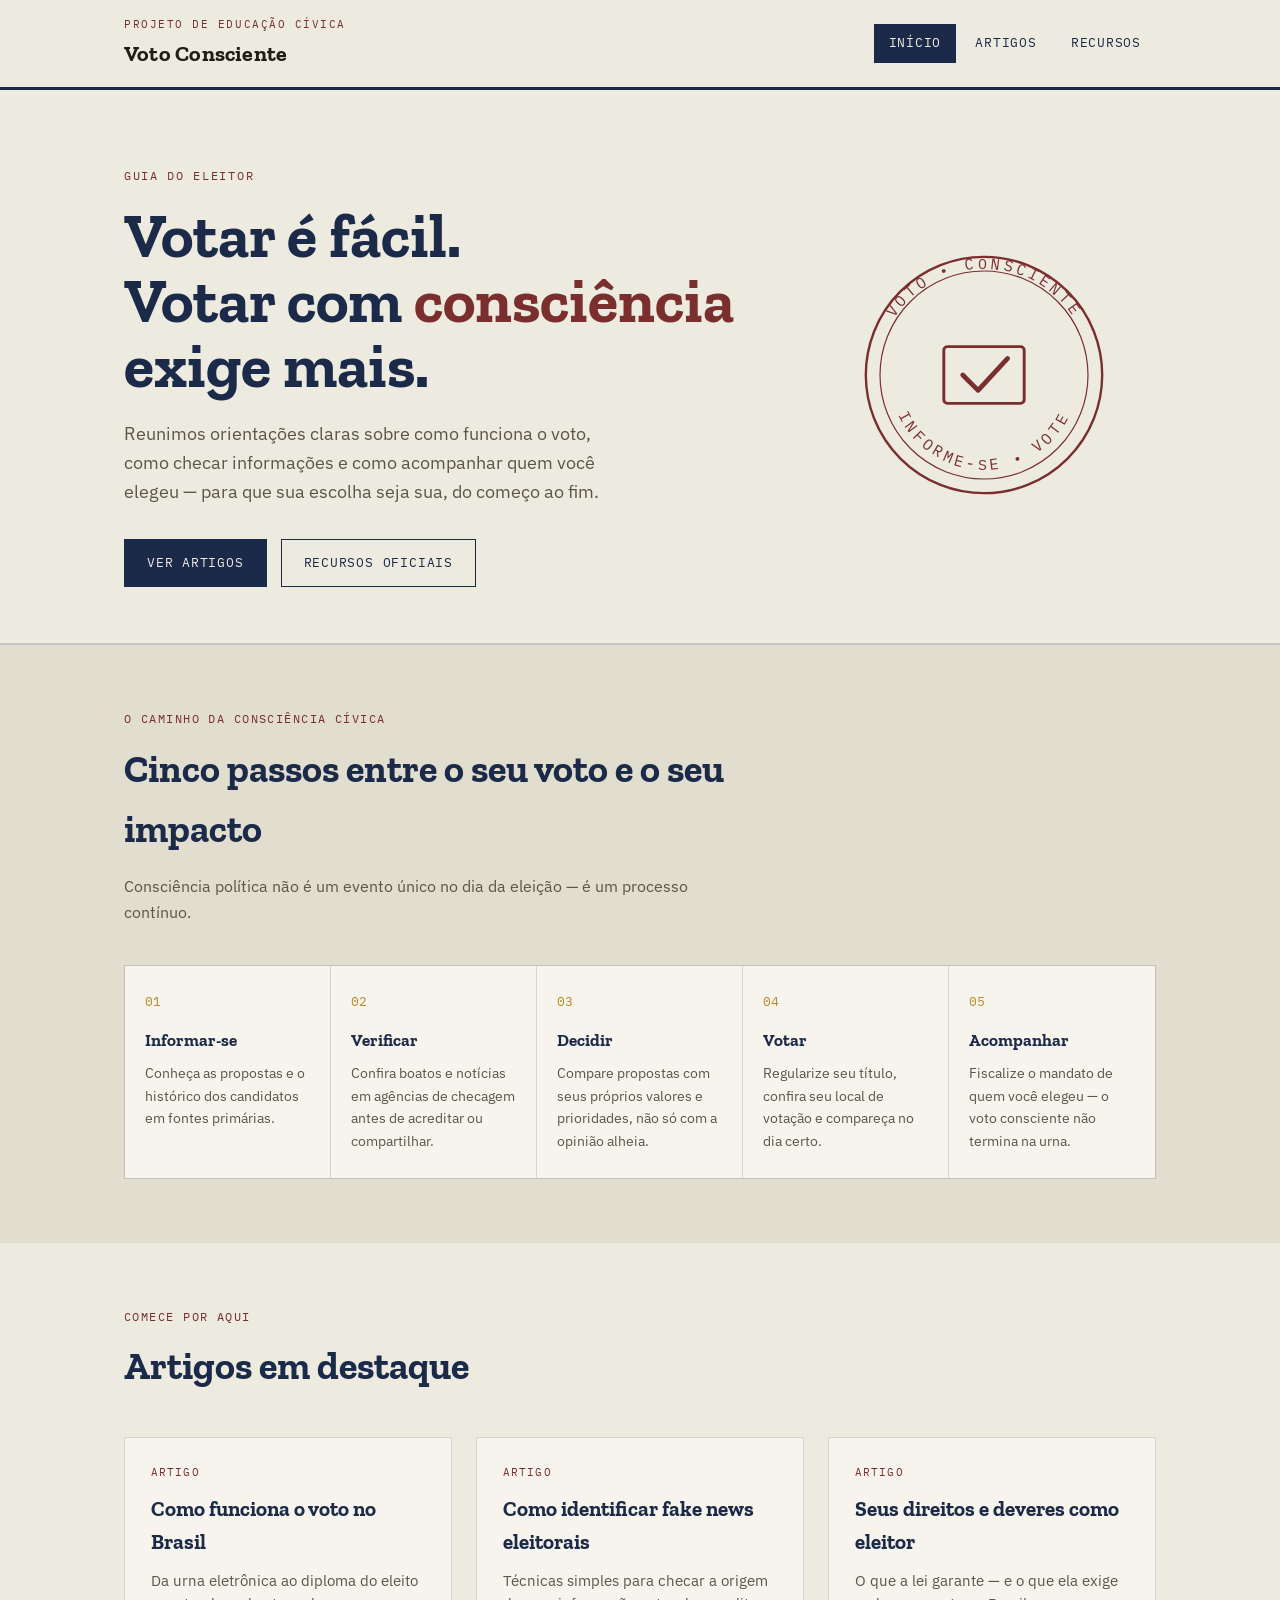
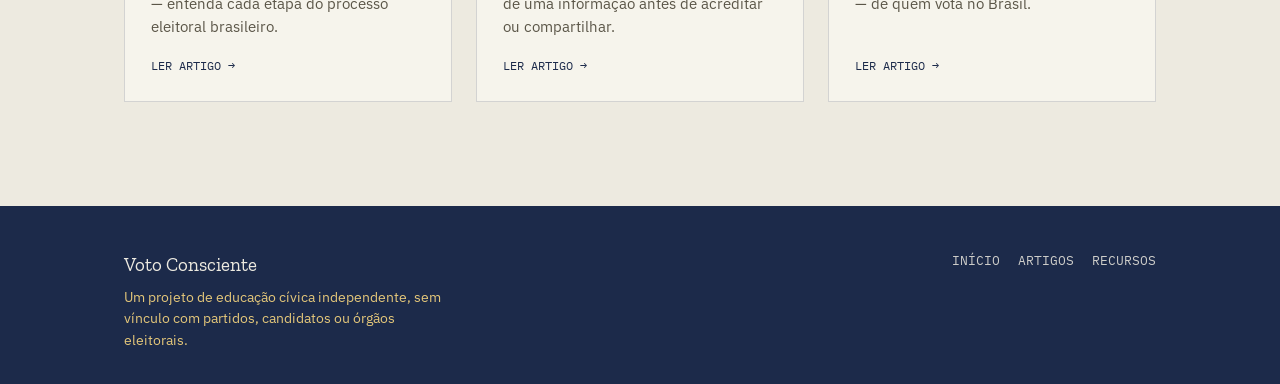
<file: index.html>
<!DOCTYPE html>
<html lang="pt-BR">
<head>
<meta charset="UTF-8">
<meta name="viewport" content="width=device-width, initial-scale=1.0">
<title>Voto Consciente — Educação para votar com consciência</title>
<meta name="description" content="Um guia cívico para entender como votar, verificar informações e participar das eleições com consciência.">
<link rel="preconnect" href="https://fonts.googleapis.com">
<link rel="preconnect" href="https://fonts.gstatic.com" crossorigin>
<link href="https://fonts.googleapis.com/css2?family=IBM+Plex+Mono:wght@500&family=IBM+Plex+Sans:wght@400;500;600&family=Zilla+Slab:wght@600;700&display=swap" rel="stylesheet">
<link rel="stylesheet" href="style.css">
</head>
<body>

<header class="site-header">
  <div class="wrap">
    <a class="brand" href="index.html">
      <span class="eyebrow">Projeto de educação cívica</span>
      <span class="name">Voto Consciente</span>
    </a>
    <nav class="main-nav">
      <a href="index.html" aria-current="page">Início</a>
      <a href="artigos.html">Artigos</a>
      <a href="recursos.html">Recursos</a>
    </nav>
  </div>
</header>

<section class="hero">
  <div class="wrap">
    <div>
      <span class="kicker">Guia do eleitor</span>
      <h1>Votar é fácil.<br>Votar com <em>consciência</em> exige mais.</h1>
      <p class="lede">Reunimos orientações claras sobre como funciona o voto, como checar informações e como acompanhar quem você elegeu — para que sua escolha seja sua, do começo ao fim.</p>
      <div class="button-row">
        <a class="btn primary" href="artigos.html">Ver artigos</a>
        <a class="btn" href="recursos.html">Recursos oficiais</a>
      </div>
    </div>
    <div class="stamp" aria-hidden="true">
      <svg viewBox="0 0 220 220" xmlns="http://www.w3.org/2000/svg">
        <defs>
          <path id="stampCircleTop" d="M 20,110 A 90,90 0 0 1 200,110" />
          <path id="stampCircleBottom" d="M 30,110 A 80,80 0 0 0 190,110" />
        </defs>
        <circle cx="110" cy="110" r="100" fill="none" stroke="#7A2E2E" stroke-width="2"/>
        <circle cx="110" cy="110" r="88" fill="none" stroke="#7A2E2E" stroke-width="1"/>
        <text font-family="IBM Plex Mono, monospace" font-size="13" letter-spacing="3" fill="#7A2E2E">
          <textPath href="#stampCircleTop" startOffset="50%" text-anchor="middle">VOTO • CONSCIENTE</textPath>
        </text>
        <text font-family="IBM Plex Mono, monospace" font-size="13" letter-spacing="3" fill="#7A2E2E">
          <textPath href="#stampCircleBottom" startOffset="50%" text-anchor="middle">INFORME-SE • VOTE</textPath>
        </text>
        <g transform="translate(110,110)">
          <rect x="-34" y="-24" width="68" height="48" rx="3" fill="none" stroke="#7A2E2E" stroke-width="2.5"/>
          <path d="M -18,0 L -5,13 L 20,-14" fill="none" stroke="#7A2E2E" stroke-width="4" stroke-linecap="round" stroke-linejoin="round"/>
        </g>
      </svg>
    </div>
  </div>
</section>

<section class="process">
  <div class="wrap">
    <div class="section-head">
      <span class="eyebrow">O caminho da consciência cívica</span>
      <h2>Cinco passos entre o seu voto e o seu impacto</h2>
      <p>Consciência política não é um evento único no dia da eleição — é um processo contínuo.</p>
    </div>
    <div class="steps">
      <div class="step">
        <span class="num">01</span>
        <h3>Informar-se</h3>
        <p>Conheça as propostas e o histórico dos candidatos em fontes primárias.</p>
      </div>
      <div class="step">
        <span class="num">02</span>
        <h3>Verificar</h3>
        <p>Confira boatos e notícias em agências de checagem antes de acreditar ou compartilhar.</p>
      </div>
      <div class="step">
        <span class="num">03</span>
        <h3>Decidir</h3>
        <p>Compare propostas com seus próprios valores e prioridades, não só com a opinião alheia.</p>
      </div>
      <div class="step">
        <span class="num">04</span>
        <h3>Votar</h3>
        <p>Regularize seu título, confira seu local de votação e compareça no dia certo.</p>
      </div>
      <div class="step">
        <span class="num">05</span>
        <h3>Acompanhar</h3>
        <p>Fiscalize o mandato de quem você elegeu — o voto consciente não termina na urna.</p>
      </div>
    </div>
  </div>
</section>

<section>
  <div class="wrap">
    <div class="section-head">
      <span class="eyebrow">Comece por aqui</span>
      <h2>Artigos em destaque</h2>
    </div>
    <div class="card-grid">
      <a class="card" href="como-funciona-o-voto.html">
        <span class="tag">Artigo</span>
        <h3>Como funciona o voto no Brasil</h3>
        <p>Da urna eletrônica ao diploma do eleito — entenda cada etapa do processo eleitoral brasileiro.</p>
        <span class="read-more">Ler artigo →</span>
      </a>
      <a class="card" href="fake-news-eleitoral.html">
        <span class="tag">Artigo</span>
        <h3>Como identificar fake news eleitorais</h3>
        <p>Técnicas simples para checar a origem de uma informação antes de acreditar ou compartilhar.</p>
        <span class="read-more">Ler artigo →</span>
      </a>
      <a class="card" href="direitos-e-deveres.html">
        <span class="tag">Artigo</span>
        <h3>Seus direitos e deveres como eleitor</h3>
        <p>O que a lei garante — e o que ela exige — de quem vota no Brasil.</p>
        <span class="read-more">Ler artigo →</span>
      </a>
    </div>
  </div>
</section>

<footer class="site-footer">
  <div class="wrap">
    <div>
      <div class="name">Voto Consciente</div>
      <p>Um projeto de educação cívica independente, sem vínculo com partidos, candidatos ou órgãos eleitorais.</p>
    </div>
    <nav>
      <a href="index.html">Início</a>
      <a href="artigos.html">Artigos</a>
      <a href="recursos.html">Recursos</a>
    </nav>
  </div>
</footer>

</body>
</html>
</file>
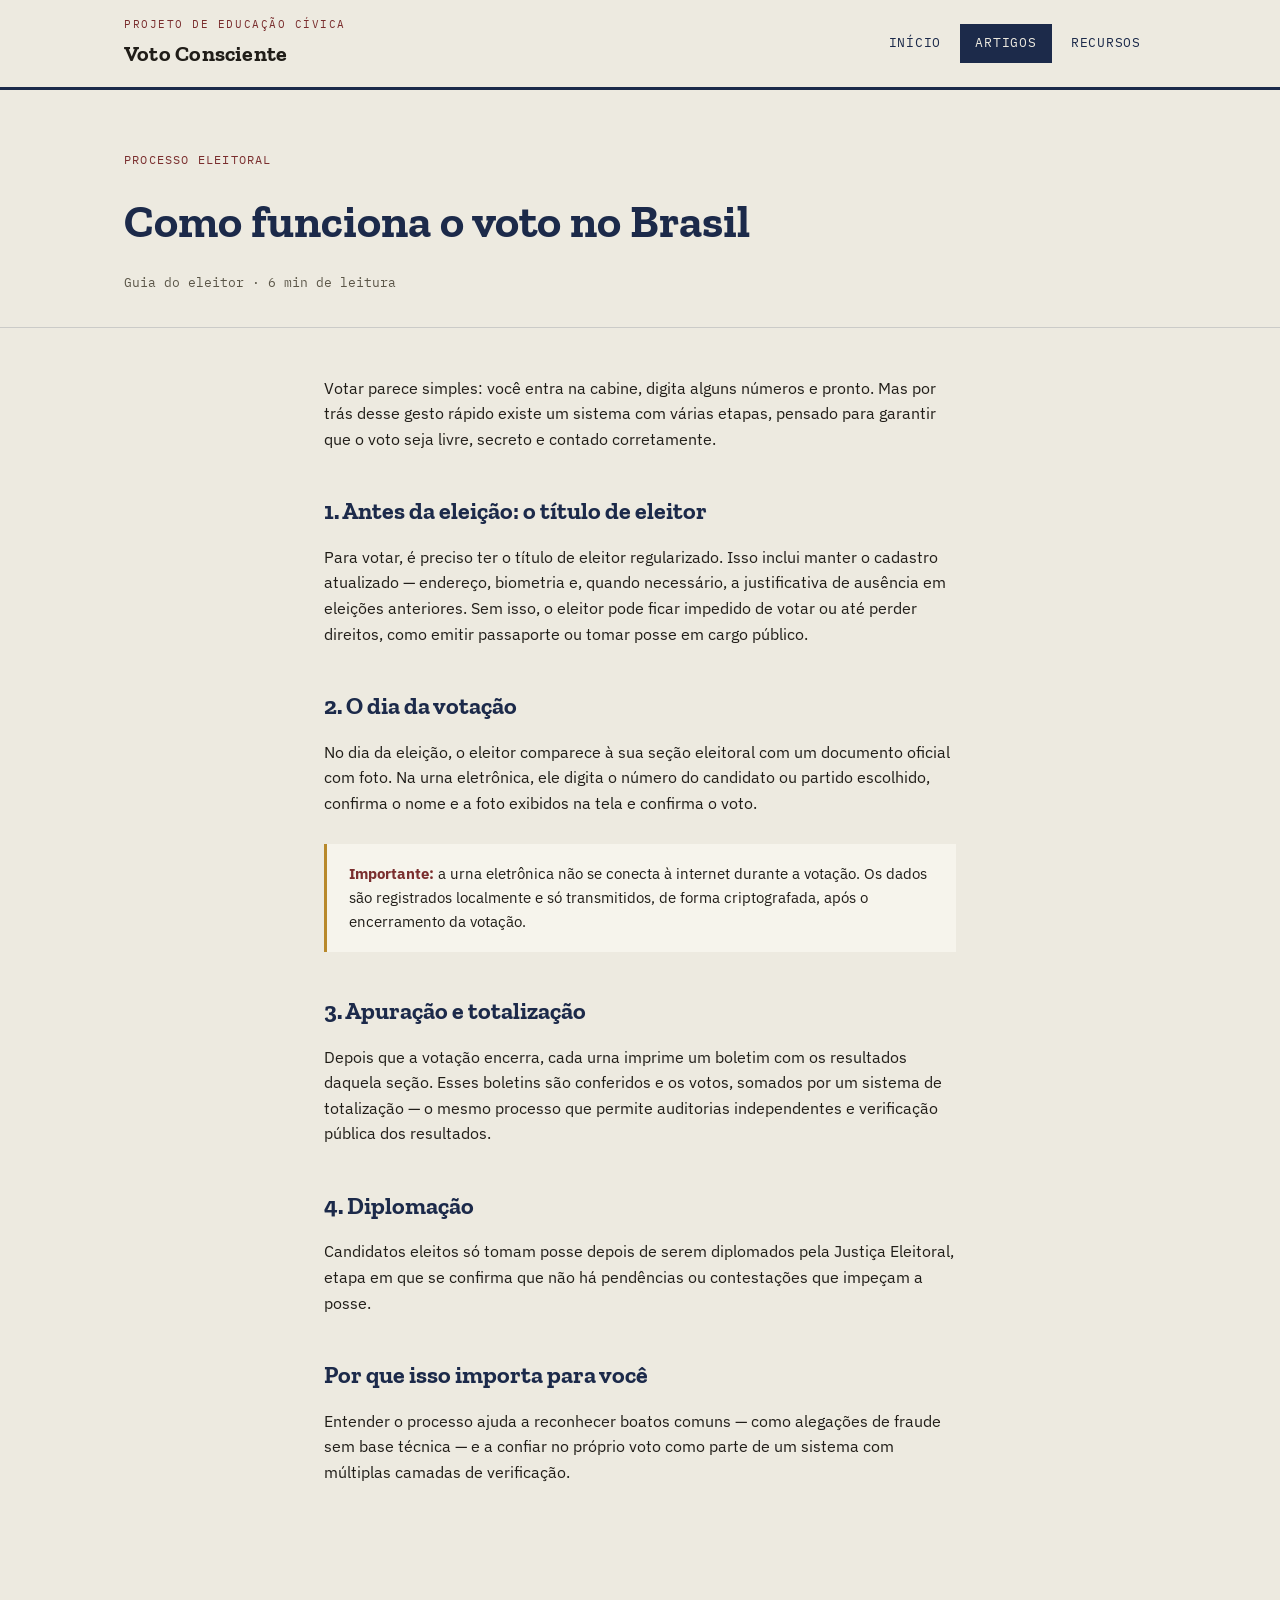
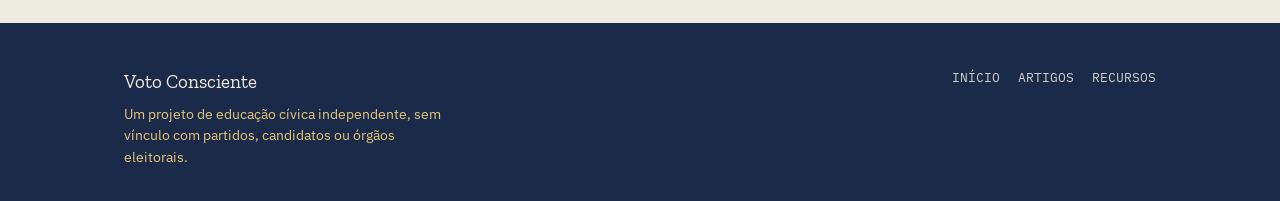
<file: como-funciona-o-voto.html>
<!DOCTYPE html>
<html lang="pt-BR">
<head>
<meta charset="UTF-8">
<meta name="viewport" content="width=device-width, initial-scale=1.0">
<title>Como funciona o voto no Brasil — Voto Consciente</title>
<link rel="preconnect" href="https://fonts.googleapis.com">
<link rel="preconnect" href="https://fonts.gstatic.com" crossorigin>
<link href="https://fonts.googleapis.com/css2?family=IBM+Plex+Mono:wght@500&family=IBM+Plex+Sans:wght@400;500;600&family=Zilla+Slab:wght@600;700&display=swap" rel="stylesheet">
<link rel="stylesheet" href="style.css">
</head>
<body>

<header class="site-header">
  <div class="wrap">
    <a class="brand" href="index.html">
      <span class="eyebrow">Projeto de educação cívica</span>
      <span class="name">Voto Consciente</span>
    </a>
    <nav class="main-nav">
      <a href="index.html">Início</a>
      <a href="artigos.html" aria-current="page">Artigos</a>
      <a href="recursos.html">Recursos</a>
    </nav>
  </div>
</header>

<div class="article-header">
  <div class="wrap">
    <span class="tag">Processo eleitoral</span>
    <h1>Como funciona o voto no Brasil</h1>
    <span class="meta">Guia do eleitor · 6 min de leitura</span>
  </div>
</div>

<article class="article-body">
  <p>Votar parece simples: você entra na cabine, digita alguns números e pronto. Mas por trás desse gesto rápido existe um sistema com várias etapas, pensado para garantir que o voto seja livre, secreto e contado corretamente.</p>

  <h2>1. Antes da eleição: o título de eleitor</h2>
  <p>Para votar, é preciso ter o título de eleitor regularizado. Isso inclui manter o cadastro atualizado — endereço, biometria e, quando necessário, a justificativa de ausência em eleições anteriores. Sem isso, o eleitor pode ficar impedido de votar ou até perder direitos, como emitir passaporte ou tomar posse em cargo público.</p>

  <h2>2. O dia da votação</h2>
  <p>No dia da eleição, o eleitor comparece à sua seção eleitoral com um documento oficial com foto. Na urna eletrônica, ele digita o número do candidato ou partido escolhido, confirma o nome e a foto exibidos na tela e confirma o voto.</p>

  <div class="callout">
    <strong>Importante:</strong> a urna eletrônica não se conecta à internet durante a votação. Os dados são registrados localmente e só transmitidos, de forma criptografada, após o encerramento da votação.
  </div>

  <h2>3. Apuração e totalização</h2>
  <p>Depois que a votação encerra, cada urna imprime um boletim com os resultados daquela seção. Esses boletins são conferidos e os votos, somados por um sistema de totalização — o mesmo processo que permite auditorias independentes e verificação pública dos resultados.</p>

  <h2>4. Diplomação</h2>
  <p>Candidatos eleitos só tomam posse depois de serem diplomados pela Justiça Eleitoral, etapa em que se confirma que não há pendências ou contestações que impeçam a posse.</p>

  <h2>Por que isso importa para você</h2>
  <p>Entender o processo ajuda a reconhecer boatos comuns — como alegações de fraude sem base técnica — e a confiar no próprio voto como parte de um sistema com múltiplas camadas de verificação.</p>
</article>

<footer class="site-footer">
  <div class="wrap">
    <div>
      <div class="name">Voto Consciente</div>
      <p>Um projeto de educação cívica independente, sem vínculo com partidos, candidatos ou órgãos eleitorais.</p>
    </div>
    <nav>
      <a href="index.html">Início</a>
      <a href="artigos.html">Artigos</a>
      <a href="recursos.html">Recursos</a>
    </nav>
  </div>
</footer>

</body>
</html>
</file>
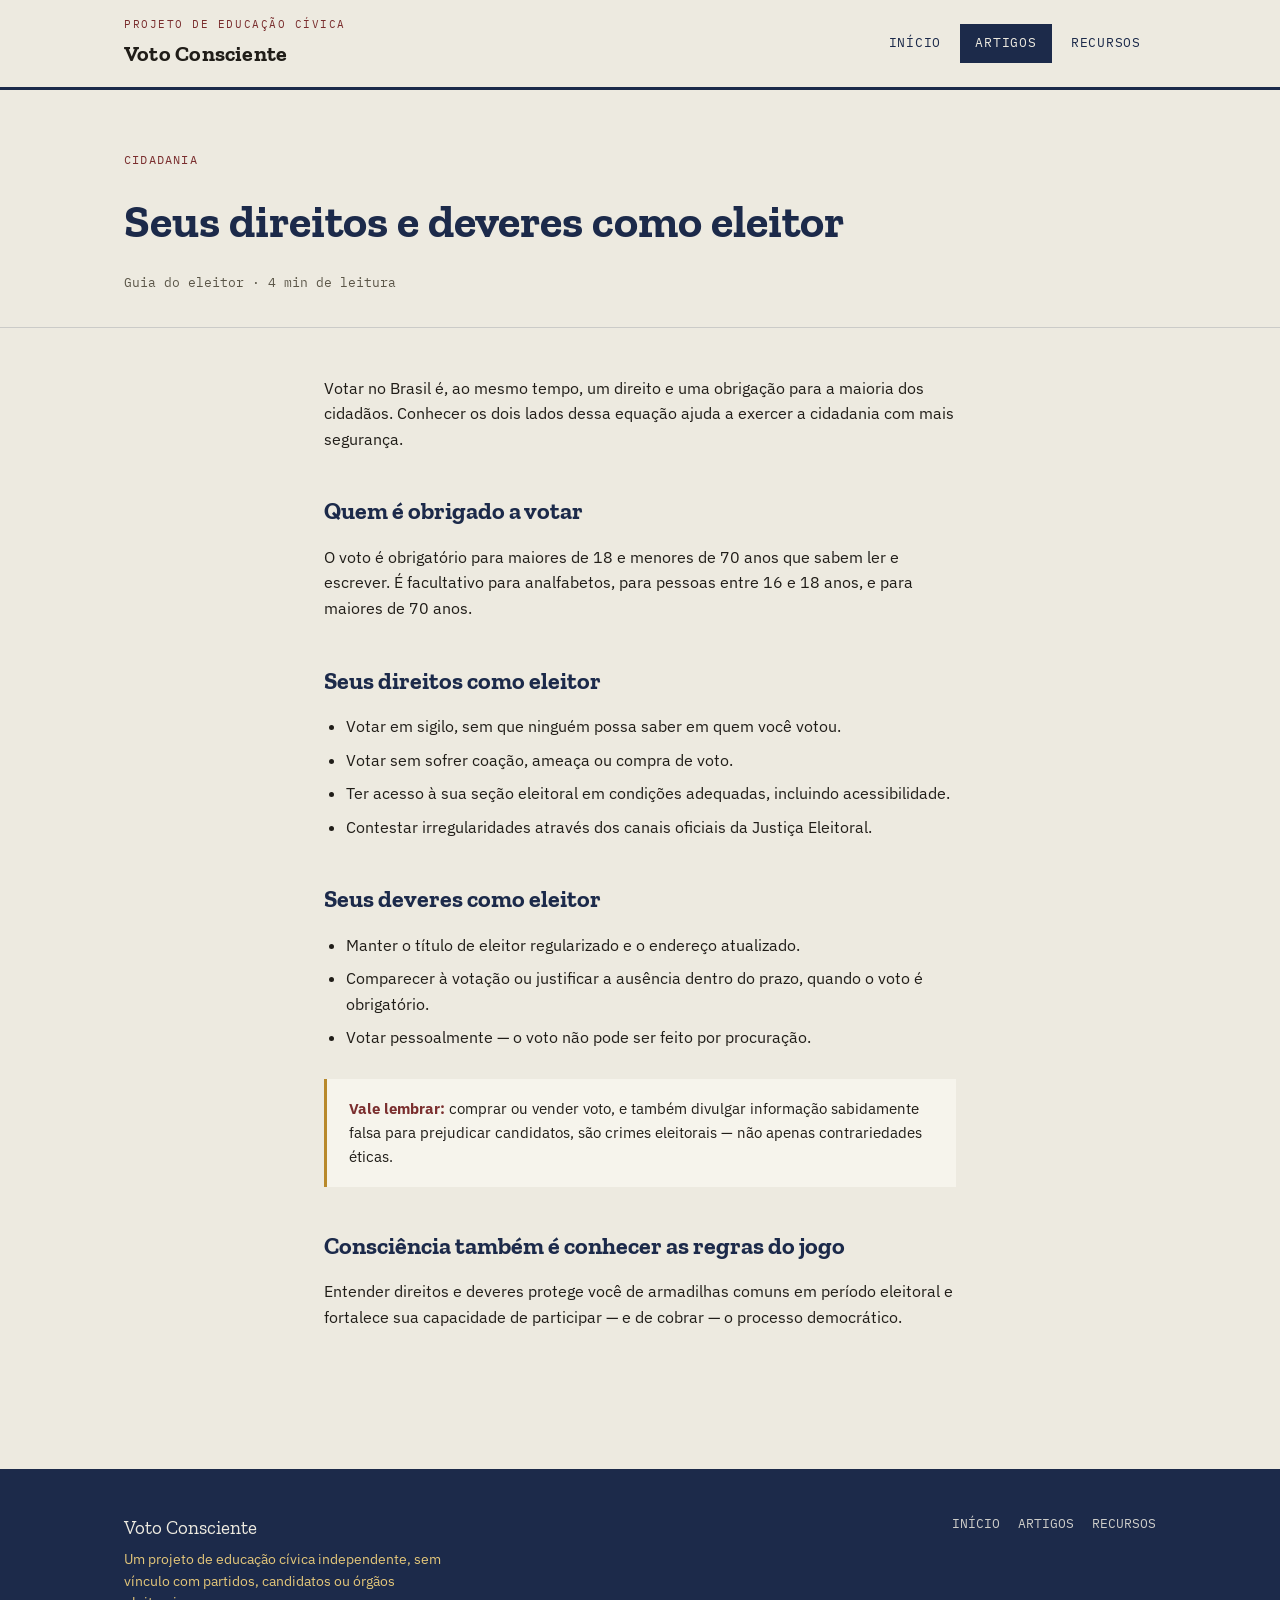
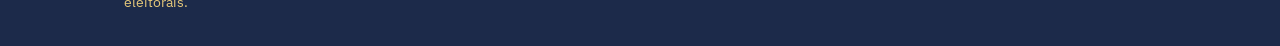
<file: direitos-e-deveres.html>
<!DOCTYPE html>
<html lang="pt-BR">
<head>
<meta charset="UTF-8">
<meta name="viewport" content="width=device-width, initial-scale=1.0">
<title>Seus direitos e deveres como eleitor — Voto Consciente</title>
<link rel="preconnect" href="https://fonts.googleapis.com">
<link rel="preconnect" href="https://fonts.gstatic.com" crossorigin>
<link href="https://fonts.googleapis.com/css2?family=IBM+Plex+Mono:wght@500&family=IBM+Plex+Sans:wght@400;500;600&family=Zilla+Slab:wght@600;700&display=swap" rel="stylesheet">
<link rel="stylesheet" href="style.css">
</head>
<body>

<header class="site-header">
  <div class="wrap">
    <a class="brand" href="index.html">
      <span class="eyebrow">Projeto de educação cívica</span>
      <span class="name">Voto Consciente</span>
    </a>
    <nav class="main-nav">
      <a href="index.html">Início</a>
      <a href="artigos.html" aria-current="page">Artigos</a>
      <a href="recursos.html">Recursos</a>
    </nav>
  </div>
</header>

<div class="article-header">
  <div class="wrap">
    <span class="tag">Cidadania</span>
    <h1>Seus direitos e deveres como eleitor</h1>
    <span class="meta">Guia do eleitor · 4 min de leitura</span>
  </div>
</div>

<article class="article-body">
  <p>Votar no Brasil é, ao mesmo tempo, um direito e uma obrigação para a maioria dos cidadãos. Conhecer os dois lados dessa equação ajuda a exercer a cidadania com mais segurança.</p>

  <h2>Quem é obrigado a votar</h2>
  <p>O voto é obrigatório para maiores de 18 e menores de 70 anos que sabem ler e escrever. É facultativo para analfabetos, para pessoas entre 16 e 18 anos, e para maiores de 70 anos.</p>

  <h2>Seus direitos como eleitor</h2>
  <ul>
    <li>Votar em sigilo, sem que ninguém possa saber em quem você votou.</li>
    <li>Votar sem sofrer coação, ameaça ou compra de voto.</li>
    <li>Ter acesso à sua seção eleitoral em condições adequadas, incluindo acessibilidade.</li>
    <li>Contestar irregularidades através dos canais oficiais da Justiça Eleitoral.</li>
  </ul>

  <h2>Seus deveres como eleitor</h2>
  <ul>
    <li>Manter o título de eleitor regularizado e o endereço atualizado.</li>
    <li>Comparecer à votação ou justificar a ausência dentro do prazo, quando o voto é obrigatório.</li>
    <li>Votar pessoalmente — o voto não pode ser feito por procuração.</li>
  </ul>

  <div class="callout">
    <strong>Vale lembrar:</strong> comprar ou vender voto, e também divulgar informação sabidamente falsa para prejudicar candidatos, são crimes eleitorais — não apenas contrariedades éticas.
  </div>

  <h2>Consciência também é conhecer as regras do jogo</h2>
  <p>Entender direitos e deveres protege você de armadilhas comuns em período eleitoral e fortalece sua capacidade de participar — e de cobrar — o processo democrático.</p>
</article>

<footer class="site-footer">
  <div class="wrap">
    <div>
      <div class="name">Voto Consciente</div>
      <p>Um projeto de educação cívica independente, sem vínculo com partidos, candidatos ou órgãos eleitorais.</p>
    </div>
    <nav>
      <a href="index.html">Início</a>
      <a href="artigos.html">Artigos</a>
      <a href="recursos.html">Recursos</a>
    </nav>
  </div>
</footer>

</body>
</html>
</file>
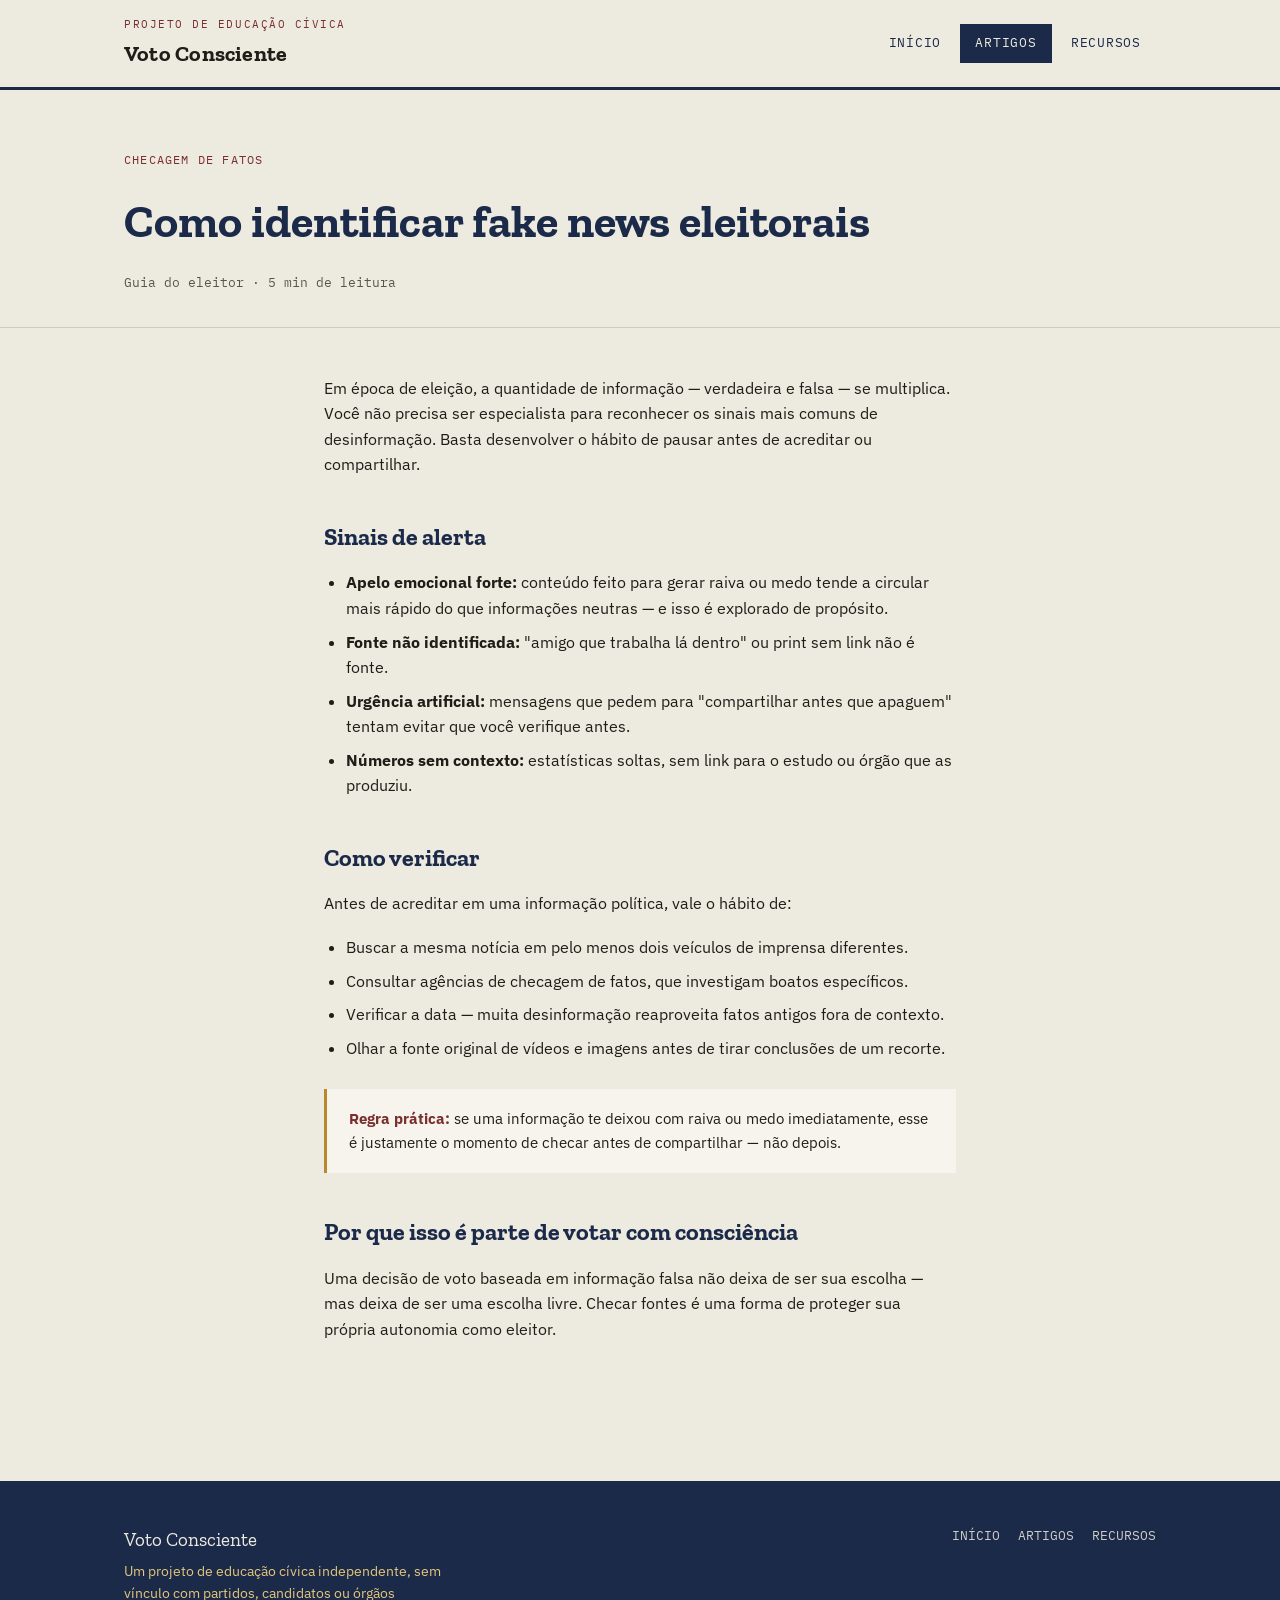
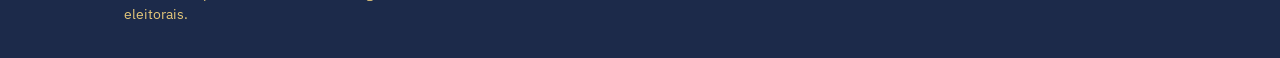
<file: fake-news-eleitoral.html>
<!DOCTYPE html>
<html lang="pt-BR">
<head>
<meta charset="UTF-8">
<meta name="viewport" content="width=device-width, initial-scale=1.0">
<title>Como identificar fake news eleitorais — Voto Consciente</title>
<link rel="preconnect" href="https://fonts.googleapis.com">
<link rel="preconnect" href="https://fonts.gstatic.com" crossorigin>
<link href="https://fonts.googleapis.com/css2?family=IBM+Plex+Mono:wght@500&family=IBM+Plex+Sans:wght@400;500;600&family=Zilla+Slab:wght@600;700&display=swap" rel="stylesheet">
<link rel="stylesheet" href="style.css">
</head>
<body>

<header class="site-header">
  <div class="wrap">
    <a class="brand" href="index.html">
      <span class="eyebrow">Projeto de educação cívica</span>
      <span class="name">Voto Consciente</span>
    </a>
    <nav class="main-nav">
      <a href="index.html">Início</a>
      <a href="artigos.html" aria-current="page">Artigos</a>
      <a href="recursos.html">Recursos</a>
    </nav>
  </div>
</header>

<div class="article-header">
  <div class="wrap">
    <span class="tag">Checagem de fatos</span>
    <h1>Como identificar fake news eleitorais</h1>
    <span class="meta">Guia do eleitor · 5 min de leitura</span>
  </div>
</div>

<article class="article-body">
  <p>Em época de eleição, a quantidade de informação — verdadeira e falsa — se multiplica. Você não precisa ser especialista para reconhecer os sinais mais comuns de desinformação. Basta desenvolver o hábito de pausar antes de acreditar ou compartilhar.</p>

  <h2>Sinais de alerta</h2>
  <ul>
    <li><strong>Apelo emocional forte:</strong> conteúdo feito para gerar raiva ou medo tende a circular mais rápido do que informações neutras — e isso é explorado de propósito.</li>
    <li><strong>Fonte não identificada:</strong> "amigo que trabalha lá dentro" ou print sem link não é fonte.</li>
    <li><strong>Urgência artificial:</strong> mensagens que pedem para "compartilhar antes que apaguem" tentam evitar que você verifique antes.</li>
    <li><strong>Números sem contexto:</strong> estatísticas soltas, sem link para o estudo ou órgão que as produziu.</li>
  </ul>

  <h2>Como verificar</h2>
  <p>Antes de acreditar em uma informação política, vale o hábito de:</p>
  <ul>
    <li>Buscar a mesma notícia em pelo menos dois veículos de imprensa diferentes.</li>
    <li>Consultar agências de checagem de fatos, que investigam boatos específicos.</li>
    <li>Verificar a data — muita desinformação reaproveita fatos antigos fora de contexto.</li>
    <li>Olhar a fonte original de vídeos e imagens antes de tirar conclusões de um recorte.</li>
  </ul>

  <div class="callout">
    <strong>Regra prática:</strong> se uma informação te deixou com raiva ou medo imediatamente, esse é justamente o momento de checar antes de compartilhar — não depois.
  </div>

  <h2>Por que isso é parte de votar com consciência</h2>
  <p>Uma decisão de voto baseada em informação falsa não deixa de ser sua escolha — mas deixa de ser uma escolha livre. Checar fontes é uma forma de proteger sua própria autonomia como eleitor.</p>
</article>

<footer class="site-footer">
  <div class="wrap">
    <div>
      <div class="name">Voto Consciente</div>
      <p>Um projeto de educação cívica independente, sem vínculo com partidos, candidatos ou órgãos eleitorais.</p>
    </div>
    <nav>
      <a href="index.html">Início</a>
      <a href="artigos.html">Artigos</a>
      <a href="recursos.html">Recursos</a>
    </nav>
  </div>
</footer>

</body>
</html>
</file>
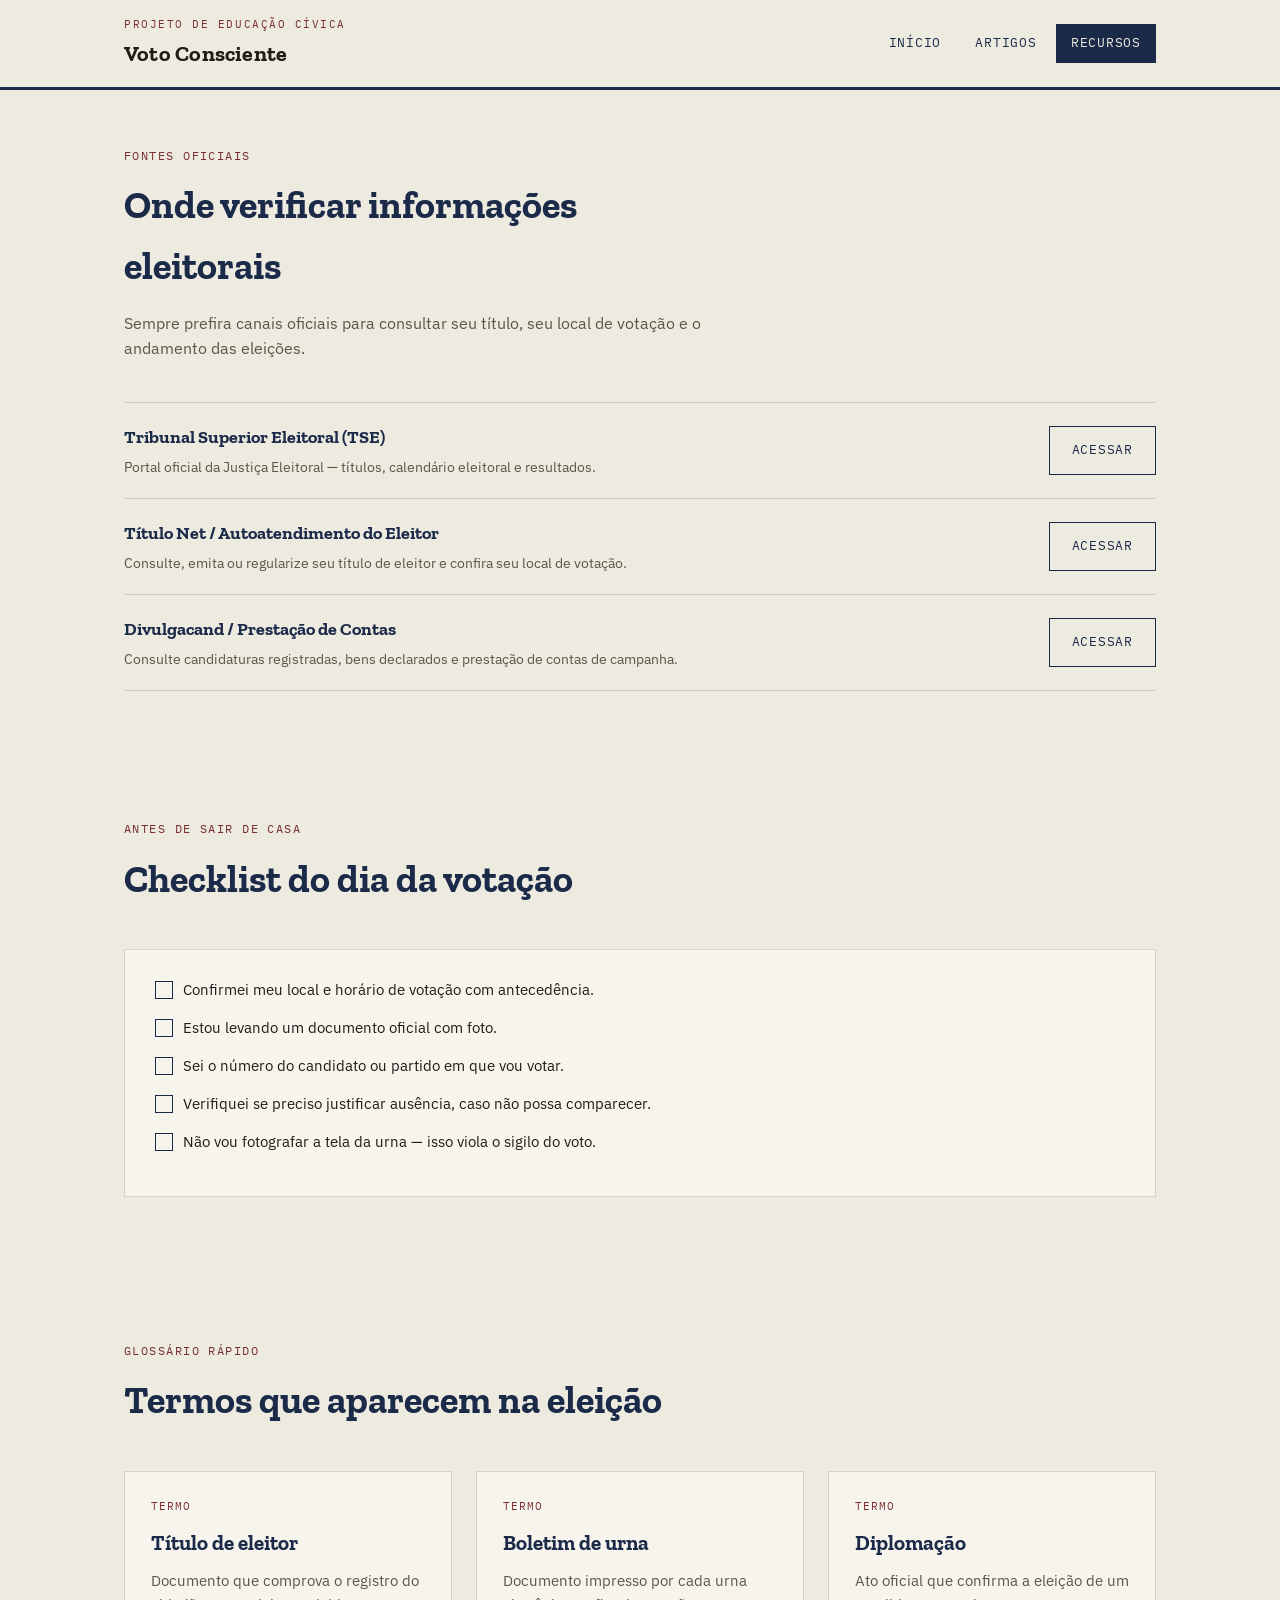
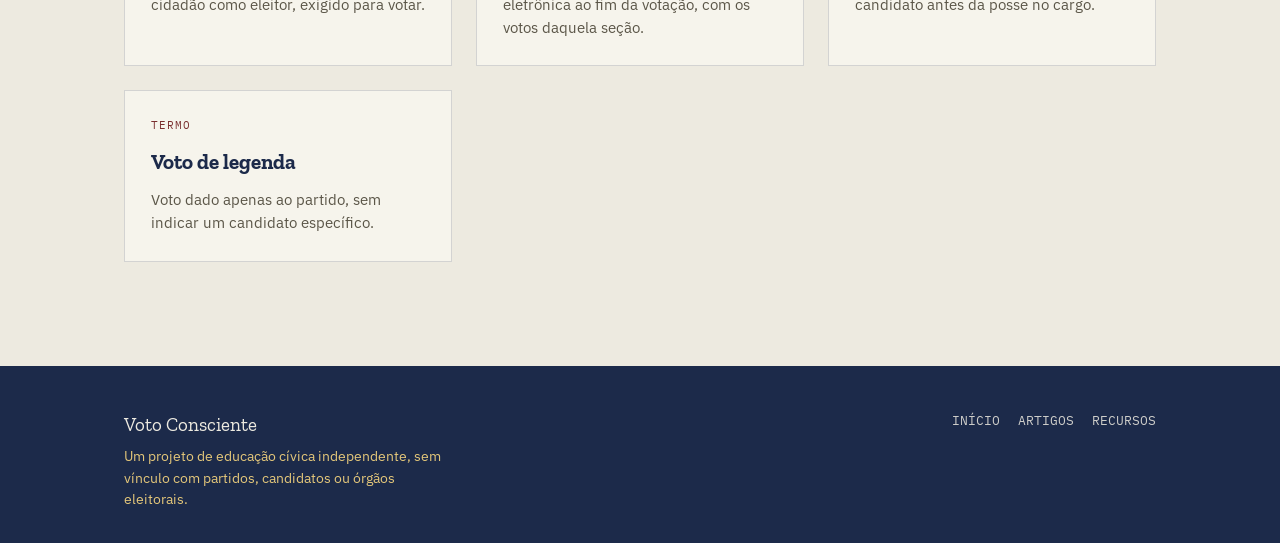
<file: recursos.html>
<!DOCTYPE html>
<html lang="pt-BR">
<head>
<meta charset="UTF-8">
<meta name="viewport" content="width=device-width, initial-scale=1.0">
<title>Recursos — Voto Consciente</title>
<meta name="description" content="Links oficiais, checklist do dia da votação e glossário eleitoral.">
<link rel="preconnect" href="https://fonts.googleapis.com">
<link rel="preconnect" href="https://fonts.gstatic.com" crossorigin>
<link href="https://fonts.googleapis.com/css2?family=IBM+Plex+Mono:wght@500&family=IBM+Plex+Sans:wght@400;500;600&family=Zilla+Slab:wght@600;700&display=swap" rel="stylesheet">
<link rel="stylesheet" href="style.css">
</head>
<body>

<header class="site-header">
  <div class="wrap">
    <a class="brand" href="index.html">
      <span class="eyebrow">Projeto de educação cívica</span>
      <span class="name">Voto Consciente</span>
    </a>
    <nav class="main-nav">
      <a href="index.html">Início</a>
      <a href="artigos.html">Artigos</a>
      <a href="recursos.html" aria-current="page">Recursos</a>
    </nav>
  </div>
</header>

<section style="padding-top:56px;">
  <div class="wrap">
    <div class="section-head">
      <span class="eyebrow">Fontes oficiais</span>
      <h2>Onde verificar informações eleitorais</h2>
      <p>Sempre prefira canais oficiais para consultar seu título, seu local de votação e o andamento das eleições.</p>
    </div>

    <div class="resource-list">
      <div class="resource-item">
        <div class="info">
          <h3>Tribunal Superior Eleitoral (TSE)</h3>
          <p>Portal oficial da Justiça Eleitoral — títulos, calendário eleitoral e resultados.</p>
        </div>
        <a class="btn" href="https://www.tse.jus.br" target="_blank" rel="noopener">Acessar</a>
      </div>
      <div class="resource-item">
        <div class="info">
          <h3>Título Net / Autoatendimento do Eleitor</h3>
          <p>Consulte, emita ou regularize seu título de eleitor e confira seu local de votação.</p>
        </div>
        <a class="btn" href="https://www.tse.jus.br/eleitor/autoatendimento" target="_blank" rel="noopener">Acessar</a>
      </div>
      <div class="resource-item">
        <div class="info">
          <h3>Divulgacand / Prestação de Contas</h3>
          <p>Consulte candidaturas registradas, bens declarados e prestação de contas de campanha.</p>
        </div>
        <a class="btn" href="https://divulgacandcontas.tse.jus.br" target="_blank" rel="noopener">Acessar</a>
      </div>
    </div>
  </div>
</section>

<section>
  <div class="wrap">
    <div class="section-head">
      <span class="eyebrow">Antes de sair de casa</span>
      <h2>Checklist do dia da votação</h2>
    </div>
    <ul class="checklist">
      <li>Confirmei meu local e horário de votação com antecedência.</li>
      <li>Estou levando um documento oficial com foto.</li>
      <li>Sei o número do candidato ou partido em que vou votar.</li>
      <li>Verifiquei se preciso justificar ausência, caso não possa comparecer.</li>
      <li>Não vou fotografar a tela da urna — isso viola o sigilo do voto.</li>
    </ul>
  </div>
</section>

<section>
  <div class="wrap">
    <div class="section-head">
      <span class="eyebrow">Glossário rápido</span>
      <h2>Termos que aparecem na eleição</h2>
    </div>
    <div class="card-grid">
      <div class="card" style="cursor:default;">
        <span class="tag">Termo</span>
        <h3>Título de eleitor</h3>
        <p>Documento que comprova o registro do cidadão como eleitor, exigido para votar.</p>
      </div>
      <div class="card" style="cursor:default;">
        <span class="tag">Termo</span>
        <h3>Boletim de urna</h3>
        <p>Documento impresso por cada urna eletrônica ao fim da votação, com os votos daquela seção.</p>
      </div>
      <div class="card" style="cursor:default;">
        <span class="tag">Termo</span>
        <h3>Diplomação</h3>
        <p>Ato oficial que confirma a eleição de um candidato antes da posse no cargo.</p>
      </div>
      <div class="card" style="cursor:default;">
        <span class="tag">Termo</span>
        <h3>Voto de legenda</h3>
        <p>Voto dado apenas ao partido, sem indicar um candidato específico.</p>
      </div>
    </div>
  </div>
</section>

<footer class="site-footer">
  <div class="wrap">
    <div>
      <div class="name">Voto Consciente</div>
      <p>Um projeto de educação cívica independente, sem vínculo com partidos, candidatos ou órgãos eleitorais.</p>
    </div>
    <nav>
      <a href="index.html">Início</a>
      <a href="artigos.html">Artigos</a>
      <a href="recursos.html">Recursos</a>
    </nav>
  </div>
</footer>

</body>
</html>
</file>
<file: style.css>
/* ============================================================
   Voto Consciente — folha de estilos compartilhada
   Paleta: papel institucional + tinta naval + selo dourado
   ============================================================ */

:root {
  --paper: #EDEAE0;
  --paper-alt: #E2DECF;
  --paper-card: #F6F4EC;
  --ink: #1C2A4A;
  --ink-light: #34456E;
  --gold: #B8892B;
  --gold-soft: #E4C77A;
  --brick: #7A2E2E;
  --text: #201D18;
  --text-soft: #5B5648;
  --line: rgba(28, 42, 74, 0.16);

  --font-display: 'Zilla Slab', Georgia, serif;
  --font-body: 'IBM Plex Sans', -apple-system, sans-serif;
  --font-mono: 'IBM Plex Mono', 'Courier New', monospace;
}

* { box-sizing: border-box; }

html { scroll-behavior: smooth; }

body {
  margin: 0;
  background: var(--paper);
  color: var(--text);
  font-family: var(--font-body);
  line-height: 1.6;
  -webkit-font-smoothing: antialiased;
}

a { color: inherit; }

img, svg { display: block; max-width: 100%; }

.wrap {
  max-width: 1080px;
  margin: 0 auto;
  padding: 0 24px;
}

/* ---------- Cabeçalho ---------- */

.site-header {
  border-bottom: 3px solid var(--ink);
  background: var(--paper);
  position: sticky;
  top: 0;
  z-index: 20;
}

.site-header .wrap {
  display: flex;
  align-items: center;
  justify-content: space-between;
  padding-top: 16px;
  padding-bottom: 16px;
  gap: 24px;
  flex-wrap: wrap;
}

.brand {
  display: flex;
  flex-direction: column;
  gap: 2px;
  text-decoration: none;
  color: var(--text);
}

.brand .eyebrow {
  font-family: var(--font-mono);
  font-size: 11px;
  letter-spacing: 0.14em;
  text-transform: uppercase;
  color: var(--brick);
}

.brand .name {
  font-family: var(--font-display);
  font-weight: 700;
  font-size: 22px;
  letter-spacing: 0.01em;
}

.main-nav {
  display: flex;
  gap: 4px;
  font-family: var(--font-mono);
  font-size: 13px;
  text-transform: uppercase;
  letter-spacing: 0.06em;
}

.main-nav a {
  text-decoration: none;
  padding: 8px 14px;
  border: 1px solid transparent;
  color: var(--ink);
}

.main-nav a:hover,
.main-nav a[aria-current="page"] {
  border-color: var(--ink);
  background: var(--ink);
  color: var(--paper);
}

/* ---------- Hero ---------- */

.hero {
  padding: 72px 0 56px;
  border-bottom: 1px solid var(--line);
}

.hero .wrap {
  display: grid;
  grid-template-columns: 1.3fr 0.7fr;
  gap: 48px;
  align-items: center;
}

.hero .kicker {
  font-family: var(--font-mono);
  font-size: 12px;
  letter-spacing: 0.14em;
  text-transform: uppercase;
  color: var(--brick);
  display: inline-block;
  margin-bottom: 18px;
}

.hero h1 {
  font-family: var(--font-display);
  font-size: clamp(38px, 5.4vw, 62px);
  line-height: 1.05;
  margin: 0 0 22px;
  font-weight: 700;
  color: var(--ink);
}

.hero h1 em {
  font-style: normal;
  color: var(--brick);
}

.hero p.lede {
  font-size: 18px;
  color: var(--text-soft);
  max-width: 46ch;
  margin: 0 0 32px;
}

.button-row { display: flex; gap: 14px; flex-wrap: wrap; }

.btn {
  display: inline-block;
  font-family: var(--font-mono);
  font-size: 13px;
  text-transform: uppercase;
  letter-spacing: 0.06em;
  text-decoration: none;
  padding: 13px 22px;
  border: 1.5px solid var(--ink);
  color: var(--ink);
  transition: background 0.15s ease, color 0.15s ease;
}

.btn.primary {
  background: var(--ink);
  color: var(--paper);
}

.btn.primary:hover { background: var(--ink-light); }
.btn:not(.primary):hover { background: var(--paper-alt); }

/* ---------- Selo (elemento assinatura) ---------- */

.stamp {
  width: 100%;
  max-width: 260px;
  margin: 0 auto;
  animation: stamp-in 0.6s ease-out;
}

@keyframes stamp-in {
  from { opacity: 0; transform: rotate(-14deg) scale(0.85); }
  to { opacity: 1; transform: rotate(-8deg) scale(1); }
}

@media (prefers-reduced-motion: reduce) {
  .stamp { animation: none; transform: rotate(-8deg); }
}

/* ---------- Seções gerais ---------- */

section { padding: 64px 0; }

.section-head {
  max-width: 60ch;
  margin: 0 0 40px;
}

.section-head .eyebrow {
  font-family: var(--font-mono);
  font-size: 12px;
  letter-spacing: 0.12em;
  text-transform: uppercase;
  color: var(--brick);
  display: block;
  margin-bottom: 10px;
}

.section-head h2 {
  font-family: var(--font-display);
  font-size: clamp(28px, 3.4vw, 38px);
  color: var(--ink);
  margin: 0 0 14px;
}

.section-head p { color: var(--text-soft); margin: 0; }

/* ---------- Processo numerado (passos reais) ---------- */

.process {
  border-top: 1px solid var(--line);
  background: var(--paper-alt);
}

.steps {
  display: grid;
  grid-template-columns: repeat(5, 1fr);
  gap: 0;
  border: 1px solid var(--line);
}

.step {
  padding: 26px 20px;
  border-right: 1px solid var(--line);
  background: var(--paper-card);
}

.step:last-child { border-right: none; }

.step .num {
  font-family: var(--font-mono);
  font-size: 13px;
  color: var(--gold);
  display: block;
  margin-bottom: 14px;
}

.step h3 {
  font-family: var(--font-display);
  font-size: 17px;
  margin: 0 0 8px;
  color: var(--ink);
}

.step p { font-size: 14px; color: var(--text-soft); margin: 0; }

/* ---------- Cartões (artigos / recursos) ---------- */

.card-grid {
  display: grid;
  grid-template-columns: repeat(auto-fit, minmax(260px, 1fr));
  gap: 24px;
}

.card {
  background: var(--paper-card);
  border: 1px solid var(--line);
  padding: 26px;
  text-decoration: none;
  color: var(--text);
  display: flex;
  flex-direction: column;
  gap: 10px;
  transition: border-color 0.15s ease, transform 0.15s ease;
}

.card:hover { border-color: var(--ink); transform: translateY(-2px); }

.card .tag {
  font-family: var(--font-mono);
  font-size: 11px;
  text-transform: uppercase;
  letter-spacing: 0.1em;
  color: var(--brick);
}

.card h3 {
  font-family: var(--font-display);
  font-size: 21px;
  margin: 0;
  color: var(--ink);
}

.card p { font-size: 14.5px; color: var(--text-soft); margin: 0; }

.card .read-more {
  font-family: var(--font-mono);
  font-size: 12px;
  text-transform: uppercase;
  color: var(--ink);
  margin-top: auto;
  padding-top: 8px;
}

/* ---------- Página de artigo ---------- */

.article-header {
  padding: 56px 0 32px;
  border-bottom: 1px solid var(--line);
}

.article-header .tag {
  font-family: var(--font-mono);
  font-size: 12px;
  text-transform: uppercase;
  letter-spacing: 0.1em;
  color: var(--brick);
}

.article-header h1 {
  font-family: var(--font-display);
  font-size: clamp(30px, 4.4vw, 46px);
  color: var(--ink);
  margin: 14px 0 10px;
}

.article-header .meta {
  font-family: var(--font-mono);
  font-size: 12.5px;
  color: var(--text-soft);
}

.article-body {
  max-width: 68ch;
  margin: 0 auto;
  padding: 48px 24px 80px;
}

.article-body h2 {
  font-family: var(--font-display);
  color: var(--ink);
  font-size: 24px;
  margin: 40px 0 14px;
}

.article-body p { margin: 0 0 18px; }

.article-body ul { margin: 0 0 18px; padding-left: 22px; }
.article-body li { margin-bottom: 8px; }

.callout {
  border-left: 3px solid var(--gold);
  background: var(--paper-card);
  padding: 18px 22px;
  margin: 28px 0;
  font-size: 15px;
}

.callout strong { color: var(--brick); }

/* ---------- Recursos ---------- */

.resource-list {
  border-top: 1px solid var(--line);
}

.resource-item {
  display: flex;
  justify-content: space-between;
  align-items: center;
  gap: 16px;
  padding: 20px 0;
  border-bottom: 1px solid var(--line);
  flex-wrap: wrap;
}

.resource-item .info h3 {
  font-family: var(--font-display);
  font-size: 18px;
  margin: 0 0 4px;
  color: var(--ink);
}

.resource-item .info p { margin: 0; font-size: 14px; color: var(--text-soft); }

.resource-item a.btn { flex-shrink: 0; }

.checklist {
  background: var(--paper-card);
  border: 1px solid var(--line);
  padding: 28px 30px;
  margin-top: 20px;
}

.checklist li {
  list-style: none;
  padding-left: 28px;
  position: relative;
  margin-bottom: 14px;
  font-size: 15px;
}

.checklist li::before {
  content: "";
  position: absolute;
  left: 0;
  top: 3px;
  width: 16px;
  height: 16px;
  border: 1.5px solid var(--ink);
}

/* ---------- Rodapé ---------- */

.site-footer {
  background: var(--ink);
  color: var(--paper);
  padding: 44px 0 32px;
  margin-top: 40px;
}

.site-footer .wrap {
  display: flex;
  justify-content: space-between;
  flex-wrap: wrap;
  gap: 24px;
}

.site-footer .name {
  font-family: var(--font-display);
  font-size: 19px;
  margin-bottom: 6px;
}

.site-footer p { font-size: 13.5px; color: var(--gold-soft); max-width: 42ch; margin: 0; }

.site-footer nav {
  display: flex;
  gap: 18px;
  font-family: var(--font-mono);
  font-size: 12.5px;
  text-transform: uppercase;
}

.site-footer nav a { text-decoration: none; color: var(--paper); opacity: 0.85; }
.site-footer nav a:hover { opacity: 1; }

/* ---------- Responsivo ---------- */

@media (max-width: 780px) {
  .hero .wrap { grid-template-columns: 1fr; }
  .hero .stamp { max-width: 160px; margin-top: 8px; }
  .steps { grid-template-columns: 1fr 1fr; }
  .step { border-right: 1px solid var(--line); border-bottom: 1px solid var(--line); }
}

@media (max-width: 520px) {
  .main-nav { font-size: 12px; }
  .steps { grid-template-columns: 1fr; }
}

/* ---------- Foco visível (acessibilidade) ---------- */

a:focus-visible, button:focus-visible {
  outline: 2px solid var(--brick);
  outline-offset: 2px;
}
</file>
